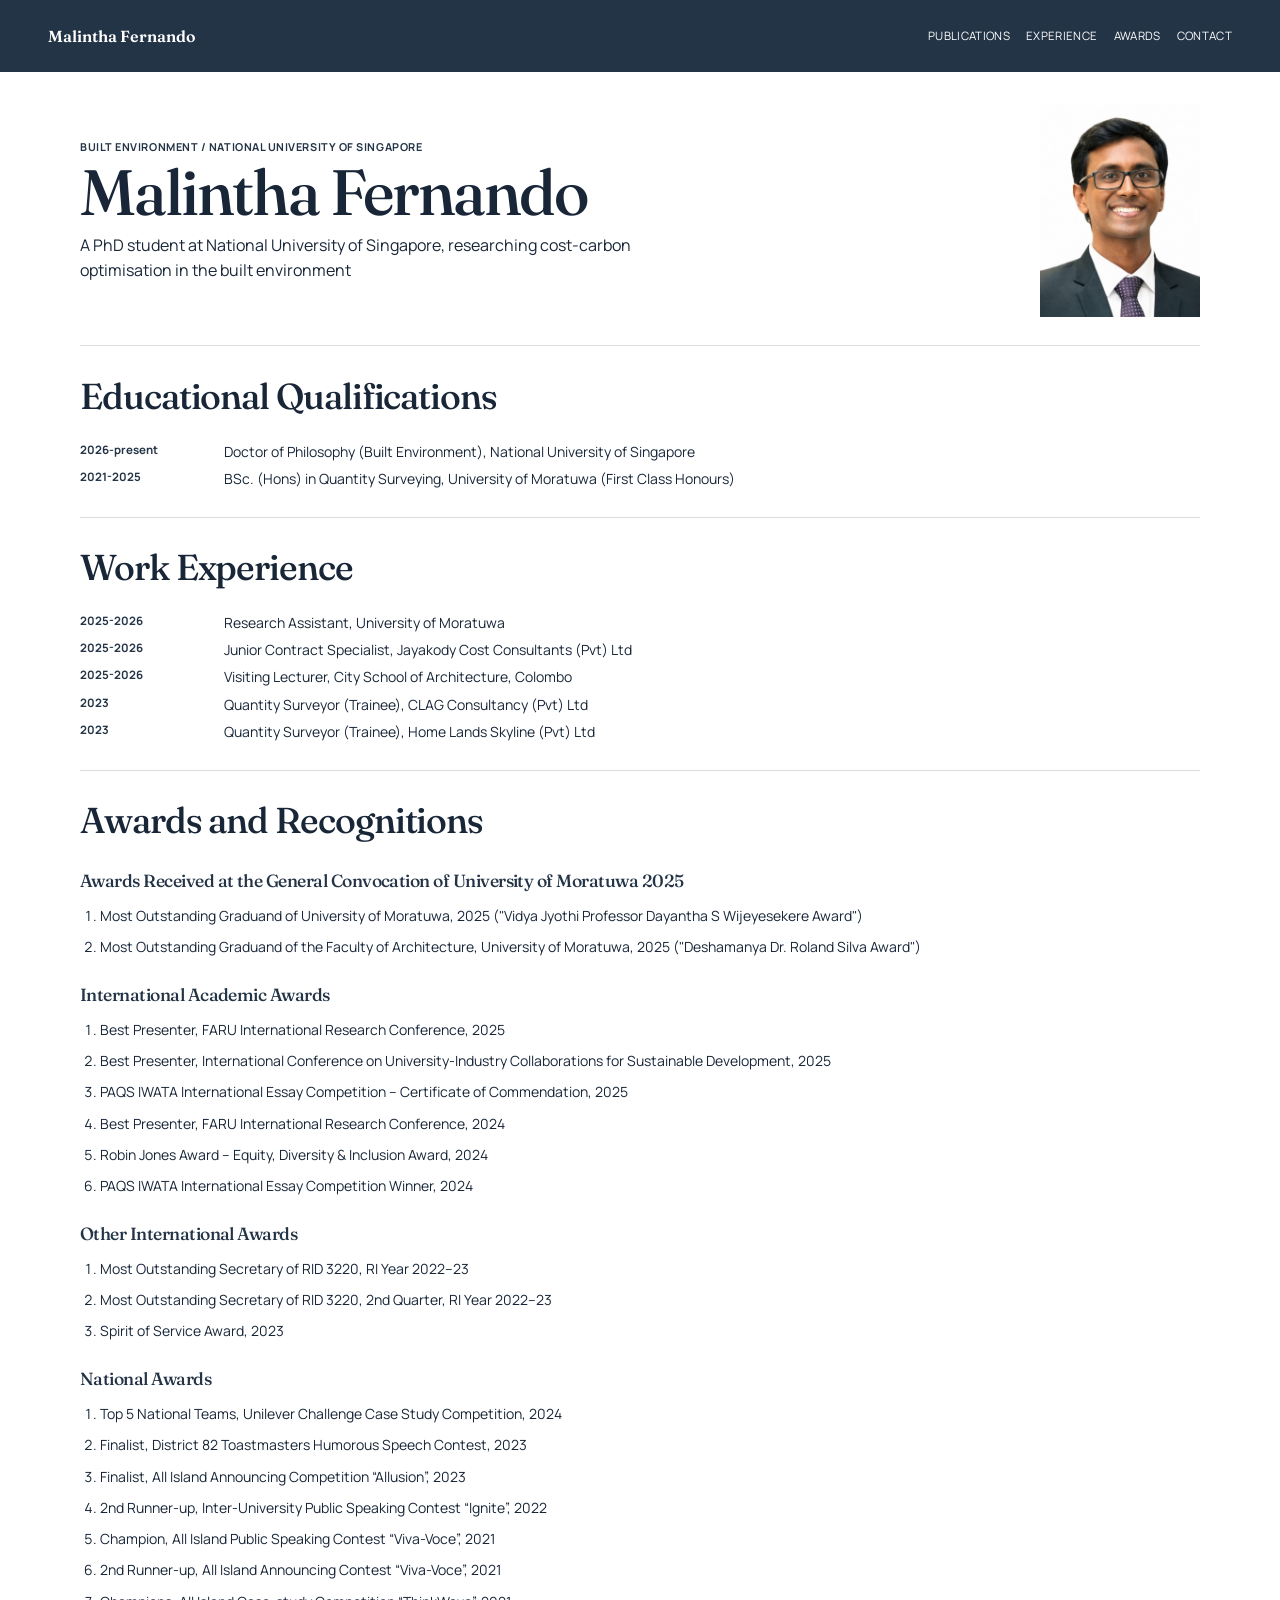
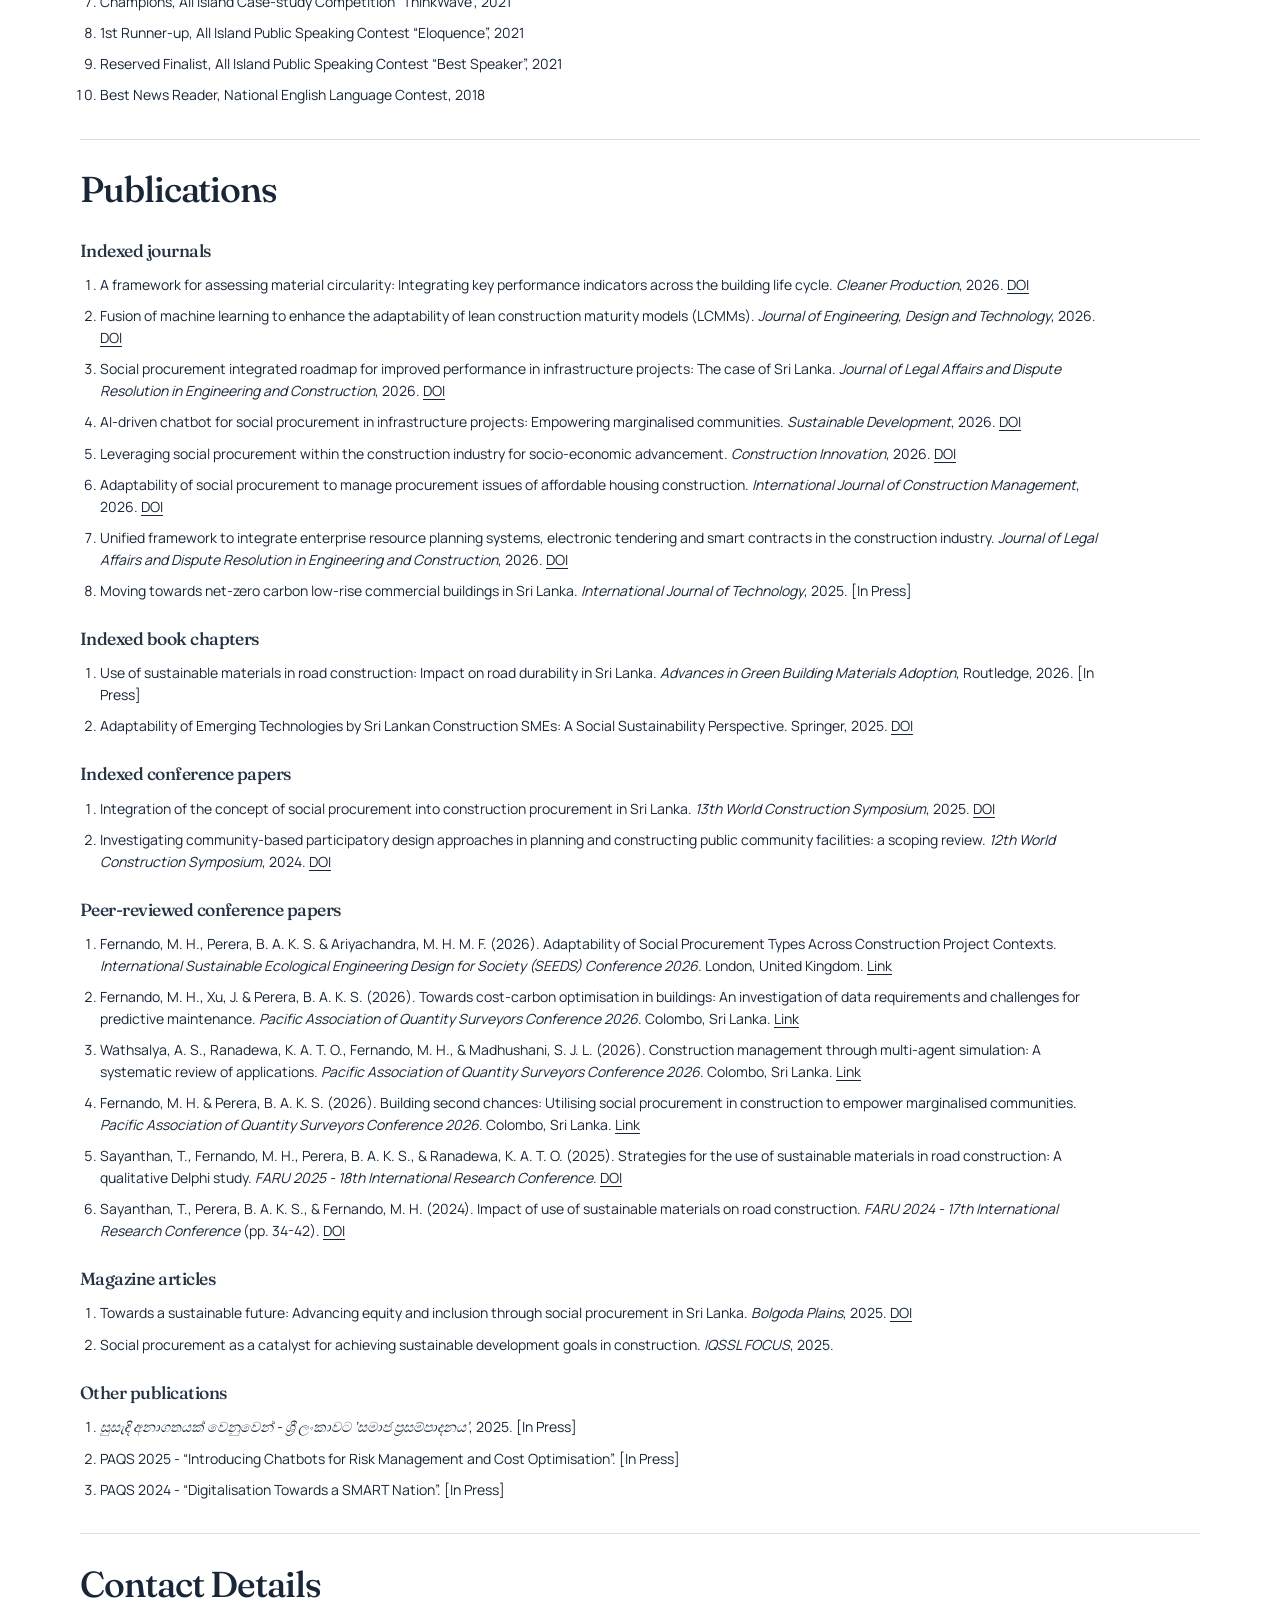
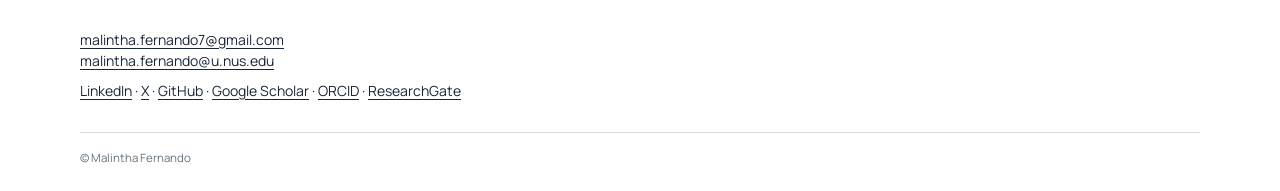
<file: index.html>
<!doctype html>
<html lang="en">
<head>
  <meta charset="UTF-8" />
  <meta name="viewport" content="width=device-width, initial-scale=1.0" />

  <meta
    name="description"
    content="Malintha Fernando, PhD student at the National University of Singapore"
  />

  <title>Malintha Fernando</title>

  <!-- Browser tab icon -->
  <link rel="icon" type="image/png" href="assets/favicon.png" />

  <!-- Fonts -->
  <link rel="preconnect" href="https://fonts.googleapis.com" />
  <link rel="preconnect" href="https://fonts.gstatic.com" crossorigin />

  <link
    href="https://fonts.googleapis.com/css2?family=Fraunces:opsz,wght@9..144,500;9..144,600&family=Manrope:wght@400;500;600;700&display=swap"
    rel="stylesheet"
  />

  <!-- Main stylesheet -->
  <link rel="stylesheet" href="style.css" />
</head>

<body>

  <header class="site-header">
    <a class="site-name" href="#top">Malintha Fernando</a>

    <nav aria-label="Primary navigation">
      <a href="#publications">Publications</a>
      <a href="#experience">Experience</a>
      <a href="#awards">Awards</a>
      <a href="#contact">Contact</a>
    </nav>
  </header>

  <main id="top" class="page-shell">

    <section class="hero">
      <div>
        <p class="eyebrow">
          Built Environment / National University of Singapore
        </p>

        <h1>Malintha Fernando</h1>

        <p>
          A PhD student at National University of Singapore, researching
          cost-carbon optimisation in the built environment
        </p>
      </div>

      <img
        src="assets/Photograph-Malintha%20Fernando.jpeg"
        alt="Portrait of Malintha Fernando"
      />
    </section>
    
    <section id="experience"><h2>Educational Qualifications</h2><dl><dt>2026-present</dt><dd>Doctor of Philosophy (Built Environment), National University of Singapore</dd><dt>2021-2025</dt><dd>BSc. (Hons) in Quantity Surveying, University of Moratuwa (First Class Honours)</dd></dl></section>

<section id="experience"><h2>Work Experience</h2><dl><dt>2025-2026</dt><dd>Research Assistant, University of Moratuwa</dd><dt>2025-2026</dt><dd>Junior Contract Specialist, Jayakody Cost Consultants (Pvt) Ltd</dd><dt>2025-2026</dt><dd>Visiting Lecturer, City School of Architecture, Colombo</dd><dt>2023</dt><dd>Quantity Surveyor (Trainee), CLAG Consultancy (Pvt) Ltd</dd><dt>2023</dt><dd>Quantity Surveyor (Trainee), Home Lands Skyline (Pvt) Ltd</dd></dl></section>

<section id="awards">
  <h2>Awards and Recognitions</h2>
  <h3>Awards Received at the General Convocation of University of Moratuwa 2025</h3>
  <ol>
    <li>
      Most Outstanding Graduand of University of Moratuwa, 2025 ("Vidya Jyothi Professor Dayantha S Wijeyesekere Award")
    </li>
    <li>
      Most Outstanding Graduand of the Faculty of Architecture, University of Moratuwa, 2025 ("Deshamanya Dr. Roland Silva Award")
    </li>
  </ol>

  <h3>International Academic Awards</h3>
  <ol>
    <li>
      Best Presenter, FARU International Research Conference, 2025
    </li>
    <li>
      Best Presenter, International Conference on University-Industry Collaborations for Sustainable Development, 2025
    </li>
    <li>
      PAQS IWATA International Essay Competition – Certificate of Commendation, 2025
    </li>
    <li>
      Best Presenter, FARU International Research Conference, 2024
    </li>
    <li>
      Robin Jones Award – Equity, Diversity &amp; Inclusion Award, 2024
    </li>
    <li>
      PAQS IWATA International Essay Competition Winner, 2024
    </li>
  </ol>

  <h3>Other International Awards</h3>
  <ol>
    <li>
      Most Outstanding Secretary of RID 3220, RI Year 2022–23
    </li>
    <li>
      Most Outstanding Secretary of RID 3220, 2nd Quarter, RI Year 2022–23
    </li>
    <li>
      Spirit of Service Award, 2023
    </li>
  </ol>

  <h3>National Awards</h3>
  <ol>
    <li>
      Top 5 National Teams, Unilever Challenge Case Study Competition, 2024
    </li>
    <li>
      Finalist, District 82 Toastmasters Humorous Speech Contest, 2023
    </li>
    <li>
      Finalist, All Island Announcing Competition “Allusion”, 2023
    </li>
    <li>
      2nd Runner-up, Inter-University Public Speaking Contest “Ignite”, 2022
    </li>
    <li>
      Champion, All Island Public Speaking Contest “Viva-Voce”, 2021
    </li>
    <li>
      2nd Runner-up, All Island Announcing Contest “Viva-Voce”, 2021
    </li>
    <li>
      Champions, All Island Case-study Competition “ThinkWave”, 2021
    </li>
    <li>
      1st Runner-up, All Island Public Speaking Contest “Eloquence”, 2021
    </li>
    <li>
      Reserved Finalist, All Island Public Speaking Contest “Best Speaker”, 2021
    </li>
    <li>
      Best News Reader, National English Language Contest, 2018
    </li>
  </ol>
</section>
  
<section id="publications"><h2>Publications</h2><h3>Indexed journals</h3><ol><li>A framework for assessing material circularity: Integrating key performance indicators across the building life cycle. <em>Cleaner Production</em>, 2026. <a href="https://doi.org/10.1016/j.jclepro.2026.148571">DOI</a></li><li>Fusion of machine learning to enhance the adaptability of lean construction maturity models (LCMMs). <em>Journal of Engineering, Design and Technology</em>, 2026. <a href="https://doi.org/10.1108/JEDT-11-2025-0680">DOI</a></li><li>Social procurement integrated roadmap for improved performance in infrastructure projects: The case of Sri Lanka. <em>Journal of Legal Affairs and Dispute Resolution in Engineering and Construction</em>, 2026. <a href="https://doi.org/10.1061/JLADAH.LADR-1607">DOI</a></li><li>AI-driven chatbot for social procurement in infrastructure projects: Empowering marginalised communities. <em>Sustainable Development</em>, 2026. <a href="https://doi.org/10.1002/sd.70827">DOI</a></li><li>Leveraging social procurement within the construction industry for socio-economic advancement. <em>Construction Innovation</em>, 2026. <a href="https://doi.org/10.1108/CI-05-2025-0207">DOI</a></li><li>Adaptability of social procurement to manage procurement issues of affordable housing construction. <em>International Journal of Construction Management</em>, 2026. <a href="https://doi.org/10.1080/15623599.2026.2648077">DOI</a></li><li>Unified framework to integrate enterprise resource planning systems, electronic tendering and smart contracts in the construction industry. <em>Journal of Legal Affairs and Dispute Resolution in Engineering and Construction</em>, 2026. <a href="https://doi.org/10.1061/JLADAH.LADR-1449">DOI</a></li><li>Moving towards net-zero carbon low-rise commercial buildings in Sri Lanka. <em>International Journal of Technology</em>, 2025. [In Press]</li></ol>
<h3>Indexed book chapters</h3><ol><li>Use of sustainable materials in road construction: Impact on road durability in Sri Lanka. <em>Advances in Green Building Materials Adoption</em>, Routledge, 2026. [In Press]</li><li>Adaptability of Emerging Technologies by Sri Lankan Construction SMEs: A Social Sustainability Perspective. Springer, 2025. <a href="https://doi.org/10.1007/978-981-95-2932-2_5">DOI</a></li></ol>
<h3>Indexed conference papers</h3><ol><li>Integration of the concept of social procurement into construction procurement in Sri Lanka. <em>13th World Construction Symposium</em>, 2025. <a href="https://doi.org/10.31705/WCS.2025.68">DOI</a></li><li>Investigating community-based participatory design approaches in planning and constructing public community facilities: a scoping review. <em>12th World Construction Symposium</em>, 2024. <a href="https://doi.org/10.31705/wcs.2024.52">DOI</a></li></ol>
<h3>Peer-reviewed conference papers</h3><ol><li>Fernando, M. H., Perera, B. A. K. S. &amp; Ariyachandra, M. H. M. F. (2026). Adaptability of Social Procurement Types Across Construction Project Contexts. <em>International Sustainable Ecological Engineering Design for Society (SEEDS) Conference 2026</em>. London, United Kingdom. <a href="https://www.researchgate.net/publication/413969630_Adaptability_of_Social_Procurement_Types_Across_Construction_Project_Contexts">Link</a></li><li>Fernando, M. H., Xu, J. &amp; Perera, B. A. K. S. (2026). Towards cost-carbon optimisation in buildings: An investigation of data requirements and challenges for predictive maintenance. <em>Pacific Association of Quantity Surveyors Conference 2026</em>. Colombo, Sri Lanka. <a href="https://www.researchgate.net/publication/413888905_Towards_cost-carbon_optimisation_in_buildings_An_investigation_of_data_requirements_and_challenges_for_predictive_maintenance">Link</a></li><li>Wathsalya, A. S., Ranadewa, K. A. T. O., Fernando, M. H., &amp; Madhushani, S. J. L. (2026). Construction management through multi-agent simulation: A systematic review of applications. <em>Pacific Association of Quantity Surveyors Conference 2026</em>. Colombo, Sri Lanka. <a href="https://www.researchgate.net/publication/414126641_Construction_management_through_multi-agent_simulation_A_systematic_review_of_applications">Link</a></li><li>Fernando, M. H. &amp; Perera, B. A. K. S. (2026). Building second chances: Utilising social procurement in construction to empower marginalised communities. <em>Pacific Association of Quantity Surveyors Conference 2026</em>. Colombo, Sri Lanka. <a href="https://www.researchgate.net/publication/413899931_Building_second_chances_Utilising_social_procurement_in_construction_to_empower_marginalised_communities">Link</a></li><li>Sayanthan, T., Fernando, M. H., Perera, B. A. K. S., &amp; Ranadewa, K. A. T. O. (2025). Strategies for the use of sustainable materials in road construction: A qualitative Delphi study. <em>FARU 2025 - 18th International Research Conference</em>. <a href="https://doi.org/10.31705/FARU.2025.17">DOI</a></li><li>Sayanthan, T., Perera, B. A. K. S., &amp; Fernando, M. H. (2024). Impact of use of sustainable materials on road construction. <em>FARU 2024 - 17th International Research Conference</em> (pp. 34-42). <a href="https://doi.org/10.31705/faru.2024.4">DOI</a></li></ol>
<h3>Magazine articles</h3><ol><li>Towards a sustainable future: Advancing equity and inclusion through social procurement in Sri Lanka. <em>Bolgoda Plains</em>, 2025. <a href="https://doi.org/10.31705/BPRM.v5(2).2025.19">DOI</a></li><li>Social procurement as a catalyst for achieving sustainable development goals in construction. <em>IQSSL FOCUS</em>, 2025.</li></ol>
<h3>Other publications</h3><ol><li><em>සුසැඳි අනාගතයක් වෙනුවෙන් - ශ්‍රී ලංකාවට ‘සමාජ ප්‍රසම්පාදනය’</em>, 2025. [In Press]</li><li>PAQS 2025 - “Introducing Chatbots for Risk Management and Cost Optimisation”. [In Press]</li><li>PAQS 2024 - “Digitalisation Towards a SMART Nation”. [In Press]</li></ol></section>

<section id="contact"><h2>Contact Details</h2><p><a href="mailto:malintha.fernando7@gmail.com">malintha.fernando7@gmail.com</a><br /><a href="mailto:malintha.fernando@u.nus.edu">malintha.fernando@u.nus.edu</a></p><p><a href="https://www.linkedin.com/in/malintha-fernando-711300a7/">LinkedIn</a> · <a href="https://x.com/MalinthaHimal7">X</a> · <a href="https://github.com/Malintha-Fernando">GitHub</a> · <a href="https://scholar.google.com/citations?user=N9VKIzUAAAAJ&amp;hl=en">Google Scholar</a> · <a href="https://orcid.org/0009-0009-9556-6309">ORCID</a> · <a href="https://www.researchgate.net/profile/Malintha-Fernando-2">ResearchGate</a></p></section></main>
<footer class="page-shell">© Malintha Fernando</footer></body></html>
</file>
<file: style.css>
:root {
  --ink: #182638;
  --blue-grey: #243447;
  --line: #d9dde1;
  --light-blue-grey: #eef1f4;
  --serif: "Fraunces", Georgia, serif;
  --sans: "Manrope", Arial, sans-serif;
  --pad: clamp(1rem, 4vw, 3rem);
}

* {
  box-sizing: border-box;
}

html {
  scroll-behavior: smooth;
}

body {
  margin: 0;
  color: var(--ink);
  font: 14px/1.55 var(--sans);
}

a {
  color: inherit;
  text-underline-offset: 3px;
}

a:hover {
  color: var(--blue-grey);
}

/* =========================
   PAGE LAYOUT
   ========================= */

.page-shell {
  max-width: 76rem;
  margin: auto;
  padding-inline: var(--pad);
}

/* =========================
   TOP TITLE / NAVIGATION BAR
   ========================= */

.site-header {
  max-width: none;
  min-height: 4.5rem;
  padding-inline: var(--pad);
  display: flex;
  align-items: center;
  justify-content: space-between;
  gap: 1rem;

  background: var(--blue-grey);
  color: #ffffff;
  border-bottom: none;
}

.site-name {
  font: 600 1rem var(--serif);
  text-decoration: none;
  color: #ffffff;
}

.site-name:hover {
  color: #ffffff;
}

nav {
  display: flex;
  gap: 1rem;
  flex-wrap: wrap;
}

nav a {
  color: #ffffff;
  font-size: .72rem;
  text-decoration: none;
  text-transform: uppercase;
  letter-spacing: .03em;
}

nav a:hover {
  color: #dce3e9;
}

/* =========================
   HERO
   ========================= */

.hero {
  display: grid;
  grid-template-columns: 1fr 10rem;
  gap: 2rem;
  align-items: center;
  padding: 2rem 0 1.75rem;
  border-bottom: 1px solid var(--line);
}

.hero img {
  width: 10rem;
  aspect-ratio: 3/4;
  object-fit: cover;
}

.eyebrow {
  margin: 0 0 .4rem;
  color: var(--blue-grey);
  font-size: .68rem;
  font-weight: 700;
  text-transform: uppercase;
  letter-spacing: .05em;
}

h1,
h2,
h3 {
  font-family: var(--serif);
  font-weight: 500;
  letter-spacing: -.03em;
}

h1 {
  margin: .15rem 0 .65rem;
  font-size: clamp(2.3rem, 5vw, 4.2rem);
  line-height: .95;
}

.hero p:last-child {
  max-width: 38rem;
  margin: 0;
  font-size: 1rem;
}

/* =========================
   SECTIONS
   ========================= */

section {
  padding: 1.4rem 0;
  border-bottom: 1px solid var(--line);
}

h2 {
  margin: 0 0 1rem;
  font-size: clamp(1.65rem, 3vw, 2.25rem);
  color: var(--ink);
}

h3 {
  margin: 1.15rem 0 .35rem;
  font-size: 1.1rem;
  color: var(--blue-grey);
}

ol,
ul {
  max-width: 64rem;
  padding-left: 1.25rem;
  margin: .35rem 0;
}

li {
  padding: .3rem 0;
}

dl {
  display: grid;
  grid-template-columns: 8rem 1fr;
  gap: .35rem 1rem;
  margin: .3rem 0;
}

dt {
  font-size: .72rem;
  font-weight: 700;
  color: var(--blue-grey);
}

dd {
  margin: 0;
}

.section-heading {
  display: flex;
  justify-content: space-between;
  gap: 1rem;
  align-items: start;
}

/* =========================
   AWARDS IMAGE GALLERY
   ========================= */

.awards-gallery {
  width: 100%;
  max-width: 900px;
  margin: 1.5rem auto 2.5rem;
  display: flex;
  flex-direction: row;
  gap: 20px;
  justify-content: center;
  align-items: stretch;
}

.awards-gallery img {
  width: calc((100% - 40px) / 3);
  height: 250px;
  display: block;
  object-fit: cover;
  object-position: center;
  border-radius: 14px;
  box-shadow: 0 8px 22px rgba(0, 0, 0, 0.12);
  transition: transform 0.3s ease;
}

.awards-gallery img:hover {
  transform: scale(1.03);
}

/* =========================
   AWARDS CONTENT
   ========================= */

.awards-content {
  max-width: 900px;
  margin: 0 auto;
}

.award-category {
  margin-bottom: 2rem;
}

.award-category h3 {
  margin: 0 0 .7rem;
  padding-bottom: .5rem;
  border-bottom: 1px solid var(--line);
  color: var(--blue-grey);
}

.award-category ul {
  margin-top: .5rem;
}

/* =========================
   CONTACT
   ========================= */

#contact p {
  margin: .5rem 0;
}

/* =========================
   FOOTER
   ========================= */

footer {
  padding-top: 1rem !important;
  padding-bottom: 1.5rem !important;
  font-size: .72rem;
  color: #68727c;
}

/* =========================
   MOBILE
   ========================= */

@media (max-width: 600px) {

  .site-header {
    align-items: start;
    padding-block: .8rem;
  }

  .hero {
    grid-template-columns: 1fr 7rem;
    gap: 1rem;
  }

  .hero img {
    width: 7rem;
  }

  dl {
    grid-template-columns: 1fr;
    gap: .1rem;
  }

  dd {
    margin-bottom: .5rem;
  }

  nav {
    gap: .45rem .8rem;
  }

  /* Stack award images on small screens */

  .awards-gallery {
    flex-direction: column;
    max-width: 500px;
    gap: 18px;
  }

  .awards-gallery img {
    width: 100%;
    height: 300px;
  }
}
</file>
